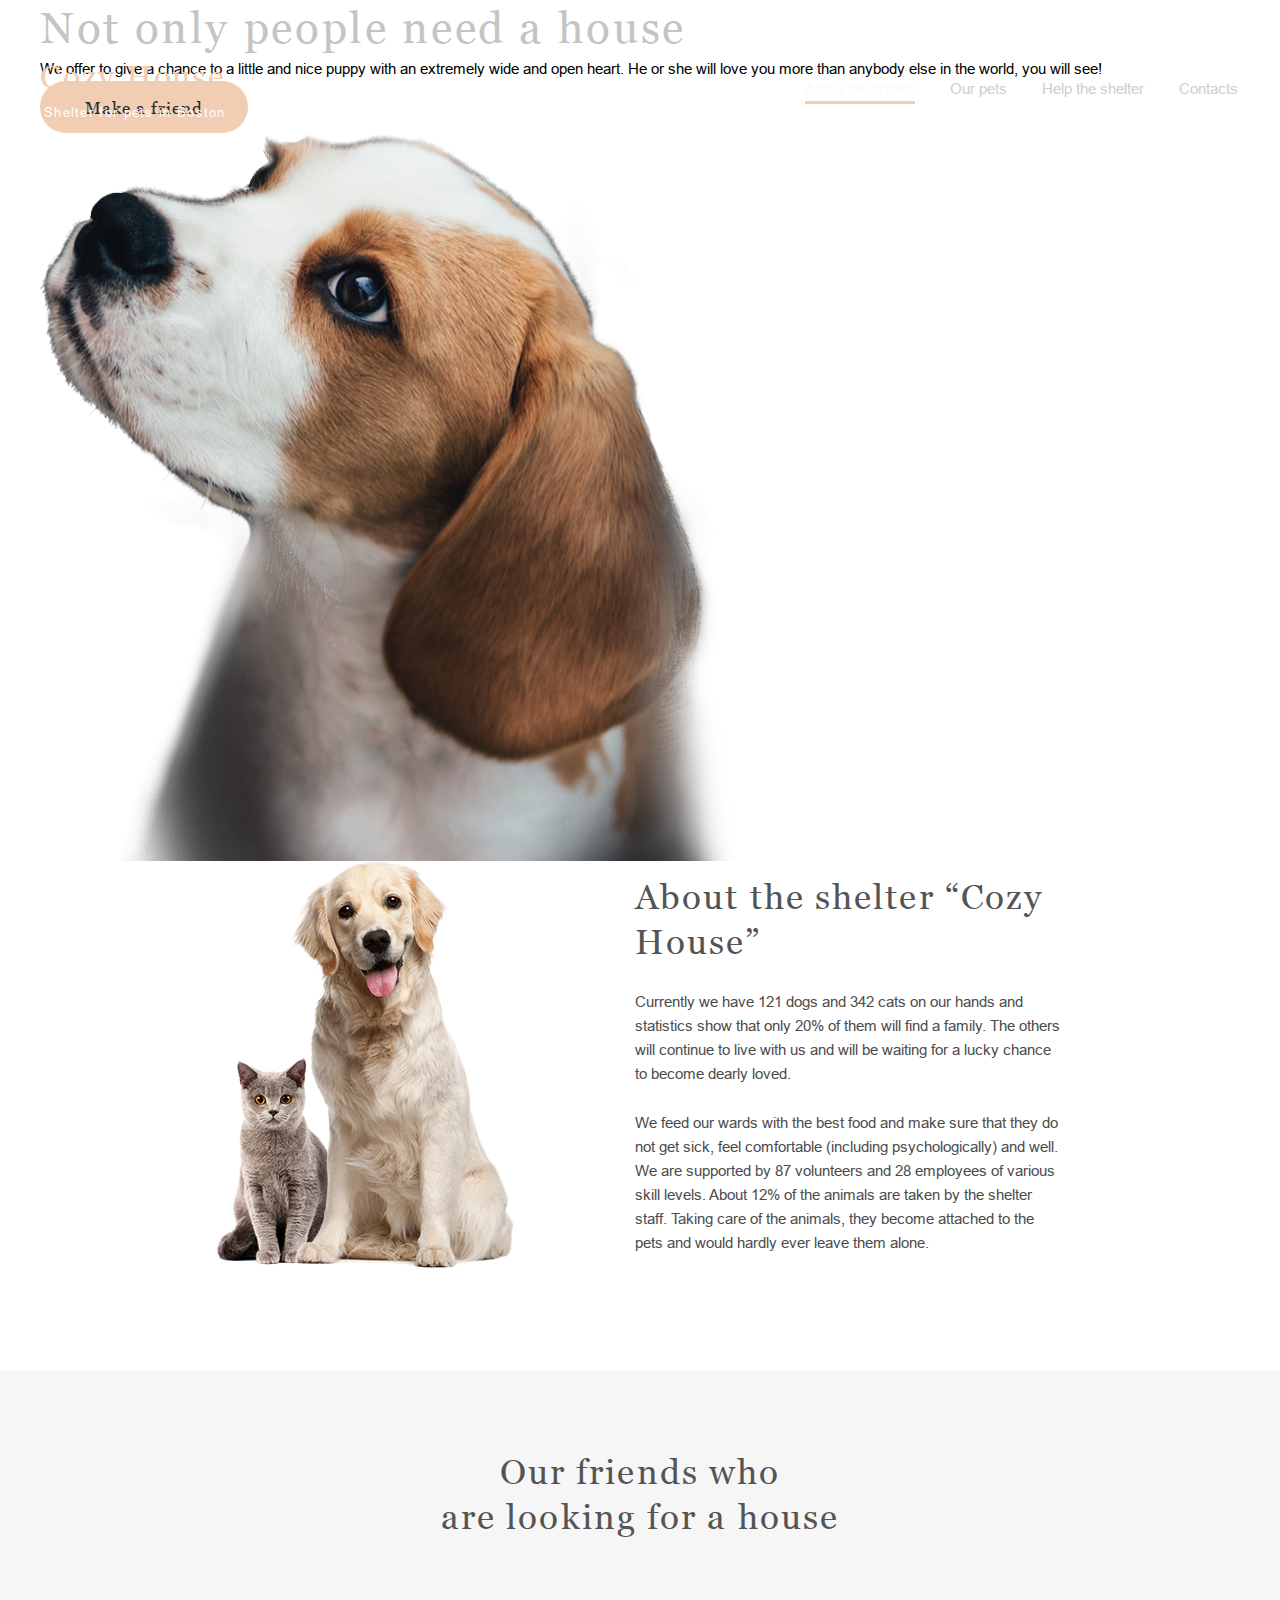
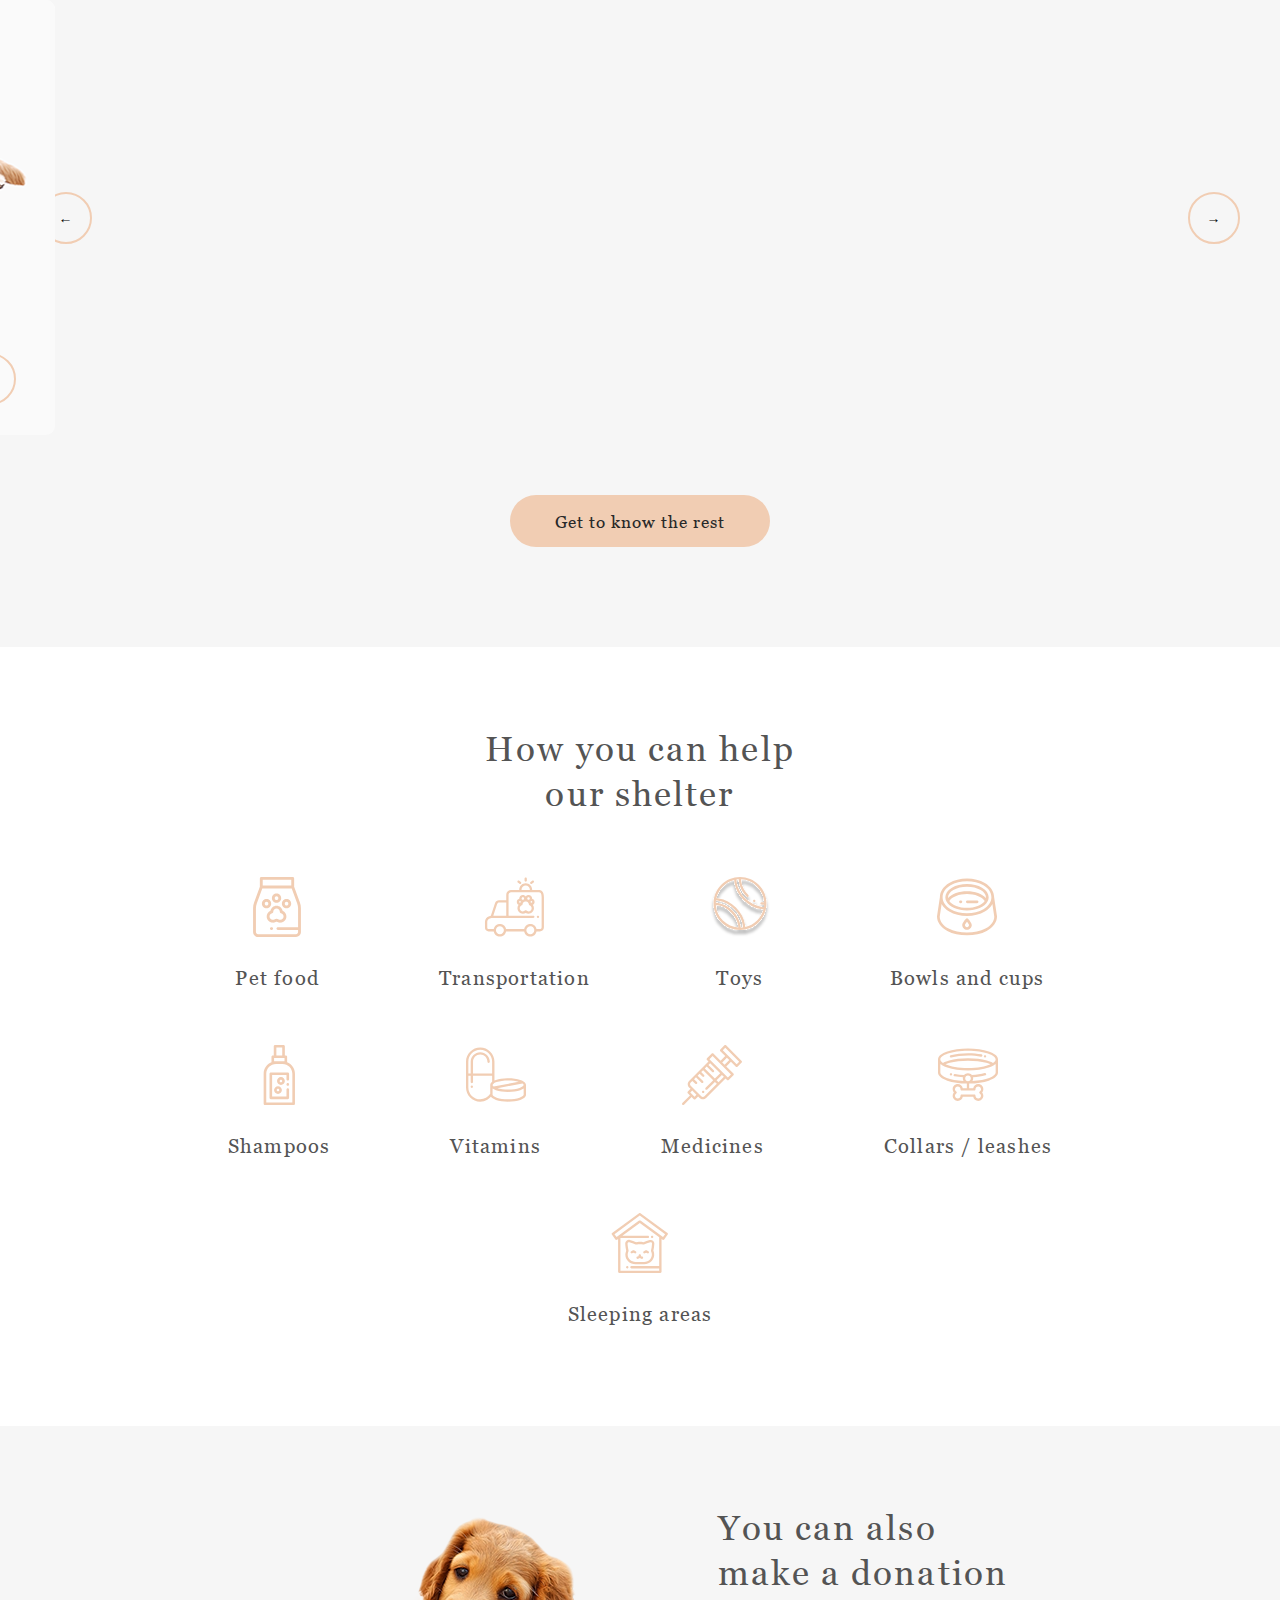
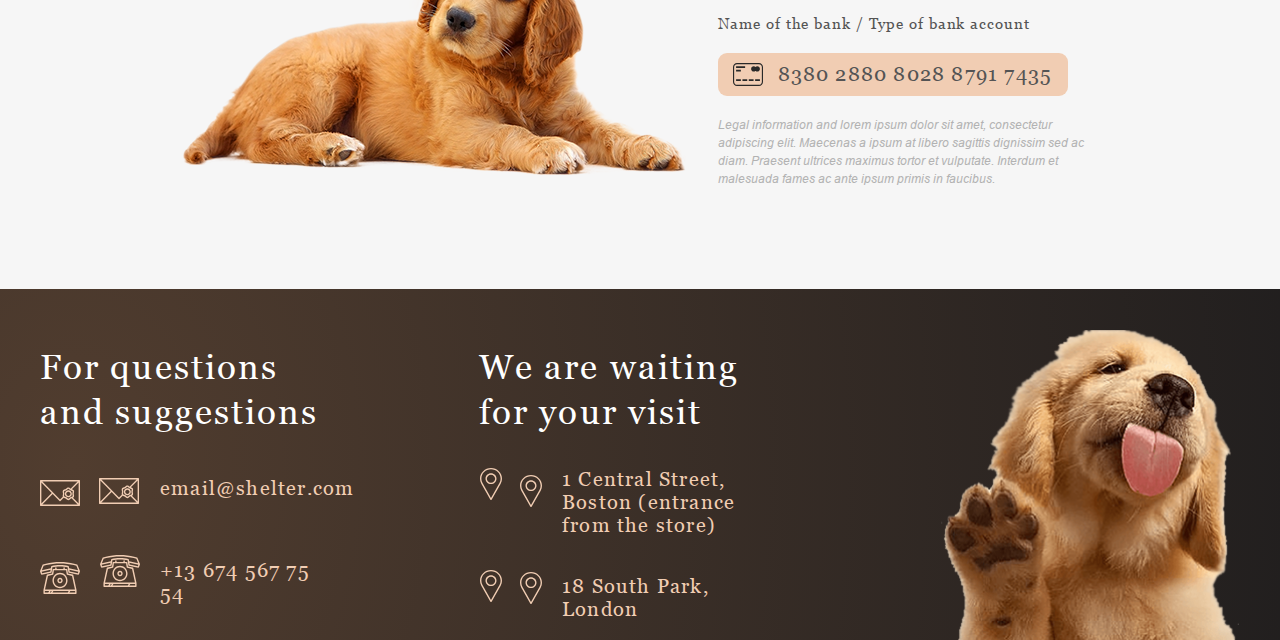
<file: index.html>
<!doctype html>
<html lang="en">
<head>
    <meta charset="UTF-8">
    <meta name="viewport"
          content="width=device-width, initial-scale=1.0">
    <title>Shelter</title>
    <link rel="shortcut icon" href="./assets/favicon.ico" type="image/x-icon">
    <link rel="stylesheet" href="SCSS/main.css">
</head>
<body>
<header class="header">
        <div class="logo">
            <h1 class="logo__title">Cozy House</h1>
            <p class="logo__subtitle">Shelter for pets in Boston</p>
        </div>
        <nav class="nav-menu">
            <ul class="nav-menu__list">
                <li class="nav-menu__item paragraph-l nav-menu__item_active">
                    <a href="#about"><p class="paragraph-l">About the shelter</p></a>
                </li>
                <li class="nav-menu__item paragraph-l">
                    <a href="#our-pets"><p class="paragraph-l">Our pets</p></a>
                </li>
                <li class="nav-menu__item paragraph-l">
                    <a href="#help-shelter"><p class="paragraph-l">Help the shelter</p></a>
                </li>
                <li class="nav-menu__item paragraph-l">
                    <a href="#contacts"><p class="paragraph-l">Contacts</p></a>
                </li>
            </ul>
        </nav>
</header>
<main>
    <section class="start-screen">
        <div class="wrapper start-screen__container layout-2-column">
            <div class="content">
                <h2 class="heading h3-mobile">Not only people need a house</h2>
                <p class="subheading paragraph-l">We offer to give a chance to a little and nice
                    puppy
                    with an extremely
                    wide and open heart. He or she will love you more than anybody else in the world, you will
                    see!</p>
                <button class="button">Make a friend</button>
            </div>
            <img src="assets/img/start-screen-puppy.png" alt="puppy" class="start-screen__puppy"></div>
    </section>
    <section class="about" id="about">
        <div class="wrapper container layout-2-column">
            <img src="./assets/img/about-pets.png" alt="pets" class="about__pets">
            <div class="content">
                <h3 class="heading h3-mobile">About the shelter “Cozy House”</h3>
                <p class="subheading paragraph-l">Currently we have 121 dogs and 342 cats on our hands and
                    statistics show that only 20% of them will find a family. The others will continue to live with
                    us and will be waiting for a lucky chance to become dearly loved.</p>
                <p class="subheading paragraph-l">We feed our wards with the best food and make sure that
                    they do not get sick, feel comfortable (including psychologically) and well. We are supported by
                    87 volunteers and 28 employees of various skill levels. About 12% of the animals are taken by
                    the shelter staff. Taking care of the animals, they become attached to the pets and would hardly
                    ever leave them alone.</p>
            </div>
        </div>
    </section>
    <section class="pets" id="our-pets">
        <div class="wrapper content">
            <h3 class="heading h3-mobile">Our friends who <br>are looking for a house</h3>
            <div class="slider">
                <button class="arrow-left switch">←</button>
                <div class="pets-cards">
                    <div class="pets-card">
                        <img src="./assets/img/pets-katrine.png" alt="Katrine" class="pets-card__photo">
                        <h4 class="pets-card__title">Katrine</h4>
                        <button class="button button_transparent">Learn more</button>
                    </div>
                    <div class="pets-card">
                        <img src="./assets/img/pets-jennifer.png" alt="Jennifer" class="pets-card__photo">
                        <h4 class="pets-card__title">Jennifer</h4>
                        <button class="button button_transparent">Learn more</button>
                    </div>
                    <div class="pets-card">
                        <img src="./assets/img/pets-woody.png" alt="Woody" class="pets-card__photo">
                        <h4 class="pets-card__title">Woody</h4>
                        <button class="button button_transparent">Learn more</button>
                    </div>
                </div>
                <button class="arrow-right switch">→</button>
            </div>
            <button class="button">Get to know the rest</button>
        </div>
    </section>
    <section class="help">
        <div class="wrapper content" id="help-shelter">
            <h3 class="heading h3-mobile">How you can help
                our shelter</h3>
            <ul class="help__list">
                <li class="help__item">
                    <img src="./assets/svg/pet-food.svg" alt="Pet foo" class="help__item-icon">
                    <h4 class="help__item-title">Pet food</h4>
                </li>
                <li class="help__item">
                    <img src="./assets/svg/transportation.svg" alt="Transportation" class="help__item-icon">
                    <h4 class="help__item-title">Transportation</h4>
                </li>
                <li class="help__item">
                    <img src="./assets/svg/toys.svg" alt="Toys" class="help__item-icon">
                    <h4 class="help__item-title">Toys</h4>
                </li>
                <li class="help__item">
                    <img src="./assets/svg/bowls-and-cups.svg" alt="Bowls and cups" class="help__item-icon">
                    <h4 class="help__item-title">Bowls and cups</h4>
                </li>
                <li class="help__item">
                    <img src="./assets/svg/shampoos.svg" alt="Shampoos" class="help__item-icon">
                    <h4 class="help__item-title">Shampoos</h4>
                </li>
                <li class="help__item">
                    <img src="./assets/svg/vitamins.svg" alt="Vitamins" class="help__item-icon">
                    <h4 class="help__item-title">Vitamins</h4>
                </li>
                <li class="help__item">
                    <img src="./assets/svg/medicines.svg" alt="Medicines" class="help__item-icon">
                    <h4 class="help__item-title">Medicines</h4>
                </li>
                <li class="help__item">
                    <img src="./assets/svg/collars-or-leashes.svg" alt="Collars / leashes"
                         class="help__item-icon">
                    <h4 class="help__item-title">Collars / leashes</h4>
                </li>
                <li class="help__item">
                    <img src="./assets/svg/sleeping-area.svg" alt="Sleeping areas" class="help__item-icon">
                    <h4 class="help__item-title">Sleeping areas</h4>
                </li>
            </ul>
        </div>
    </section>
    <section class="donation">
        <div class="wrapper container layout-2-column">
            <img src="./assets/img/donation-dog.png" alt="dog" class="donation__puppy">
            <div class="content">
                <h3 class="heading h3-mobile">You can also make a donation</h3>
                <h5 class="subheading">Name of the bank / Type of bank account</h5>
                <div class="credit-card">
                    <img src="./assets/svg/credit-card.svg" alt="credit-card" class="credit-card__svg">
                    <h4 class="credit-card__number">8380 2880 8028 8791 7435</h4>
                </div>
                <p class="description paragraph-s">Legal information and lorem ipsum dolor sit amet,
                    consectetur adipiscing elit. Maecenas a ipsum at libero sagittis dignissim sed ac diam. Praesent
                    ultrices maximus tortor et vulputate. Interdum et malesuada fames ac ante ipsum primis in
                    faucibus.</p>
            </div>
        </div>
    </section>
</main>
<footer class="footer">
    <div class="wrapper container">
        <div class="contacts" id="contacts">
            <h3 class="title h3-mobile">For questions and suggestions</h3>
            <div class="mail">
                <img src="./assets/svg/icon-email.svg" alt="mail icon" class="mail__icon">
                <a href="mailto:email@shelter.com" class="mail__address">
                    <h4 class="mail__address-text">email@shelter.com</h4>
                </a>
            </div>
            <div class="phone">
                <img src="./assets/svg/icon-phone.svg" alt="phone icon" class="phone__icon">
                <a href="tel:+136745677554" class="phone__number">
                    <h4 class="phone__number-text">+13 674 567 75 54</h4>
                </a>
            </div>
        </div>
        <div class="locations">
            <h3 class="title h3-mobile">We are waiting for your visit</h3>
            <div class="boston">
                <img src="./assets/svg/icon-marker.svg" alt="locations icon" class="locations__icon icon">
                <h4 class="address">1 Central Street, Boston (entrance from the store)</h4>
            </div>
            <div class="london">
                <img src="./assets/svg/icon-marker.svg" alt="locations icon" class="locations__icon icon">
                <h4 class="address">18 South Park, London</h4>
            </div>
        </div>
        <img class="footer__puppy" src="./assets/img/footer-puppy.png" alt="puppy">
    </div>
</footer>
</body>
</html>
</file>
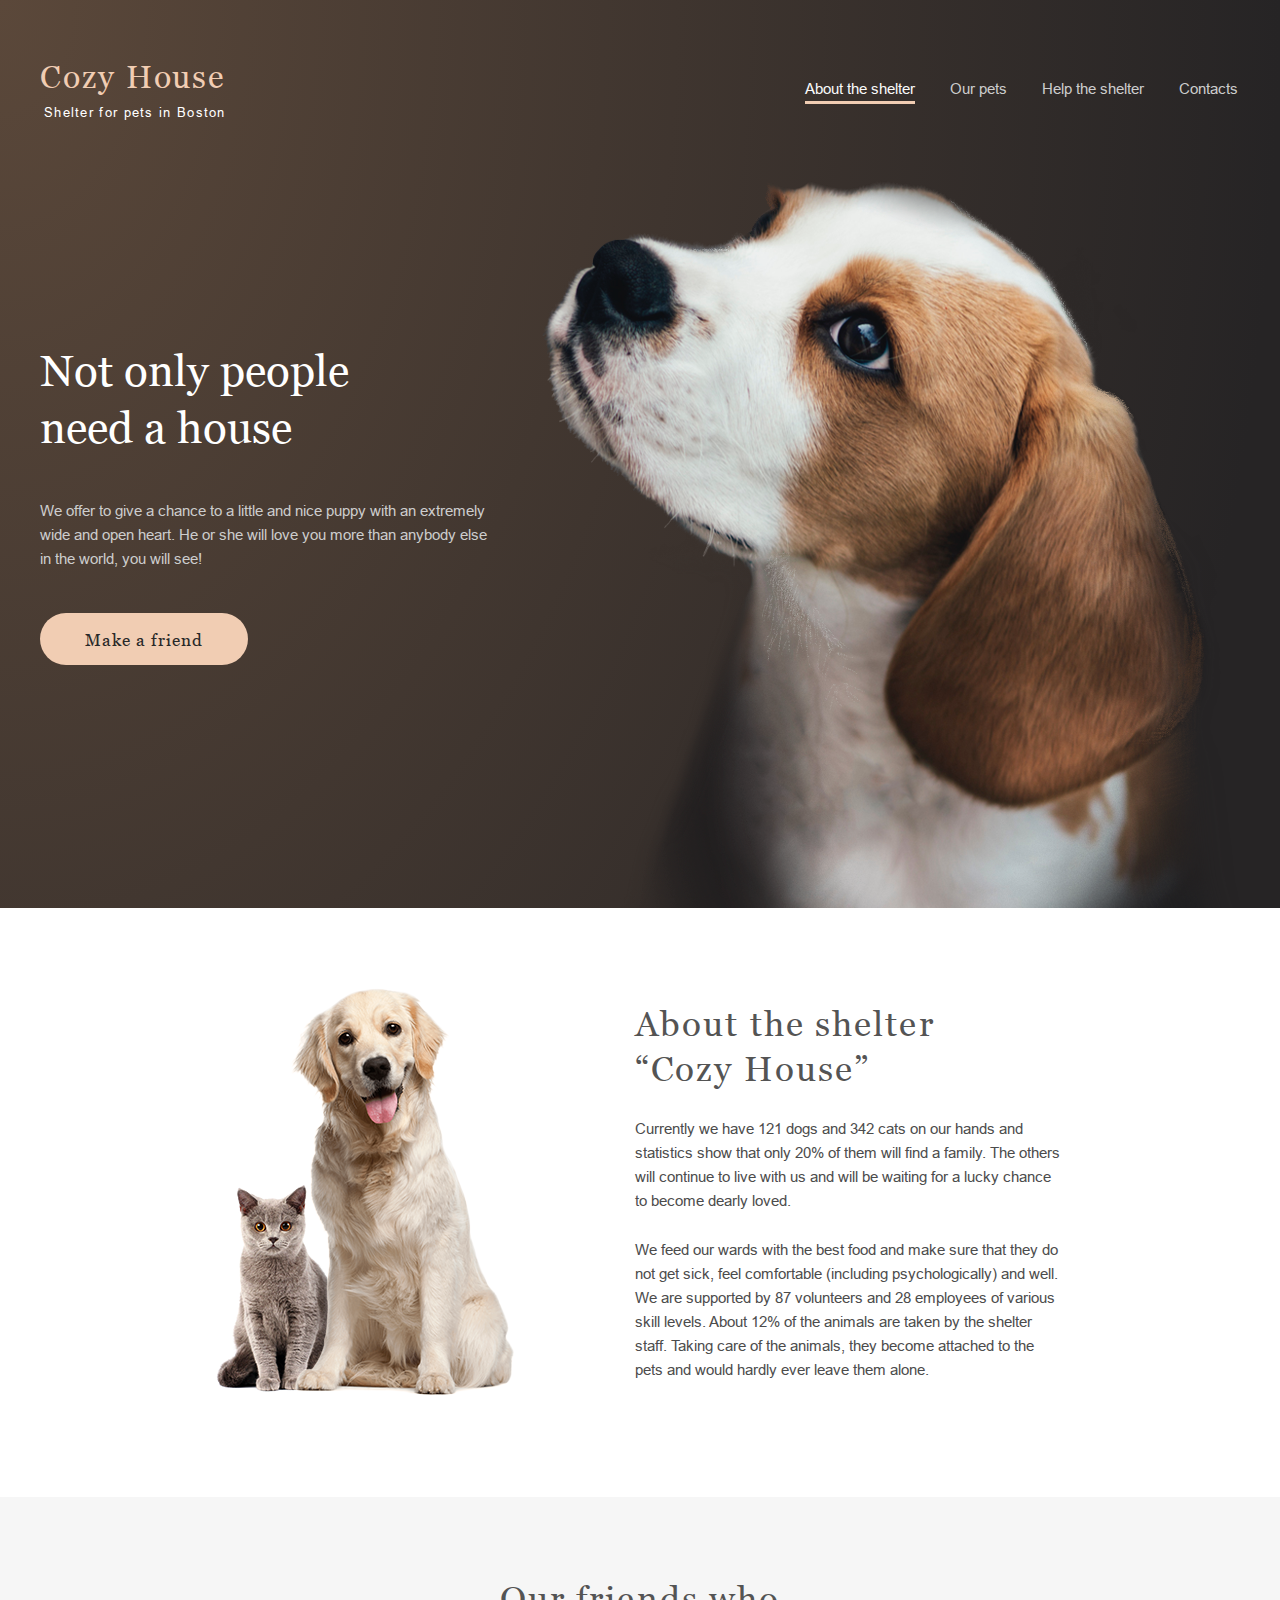
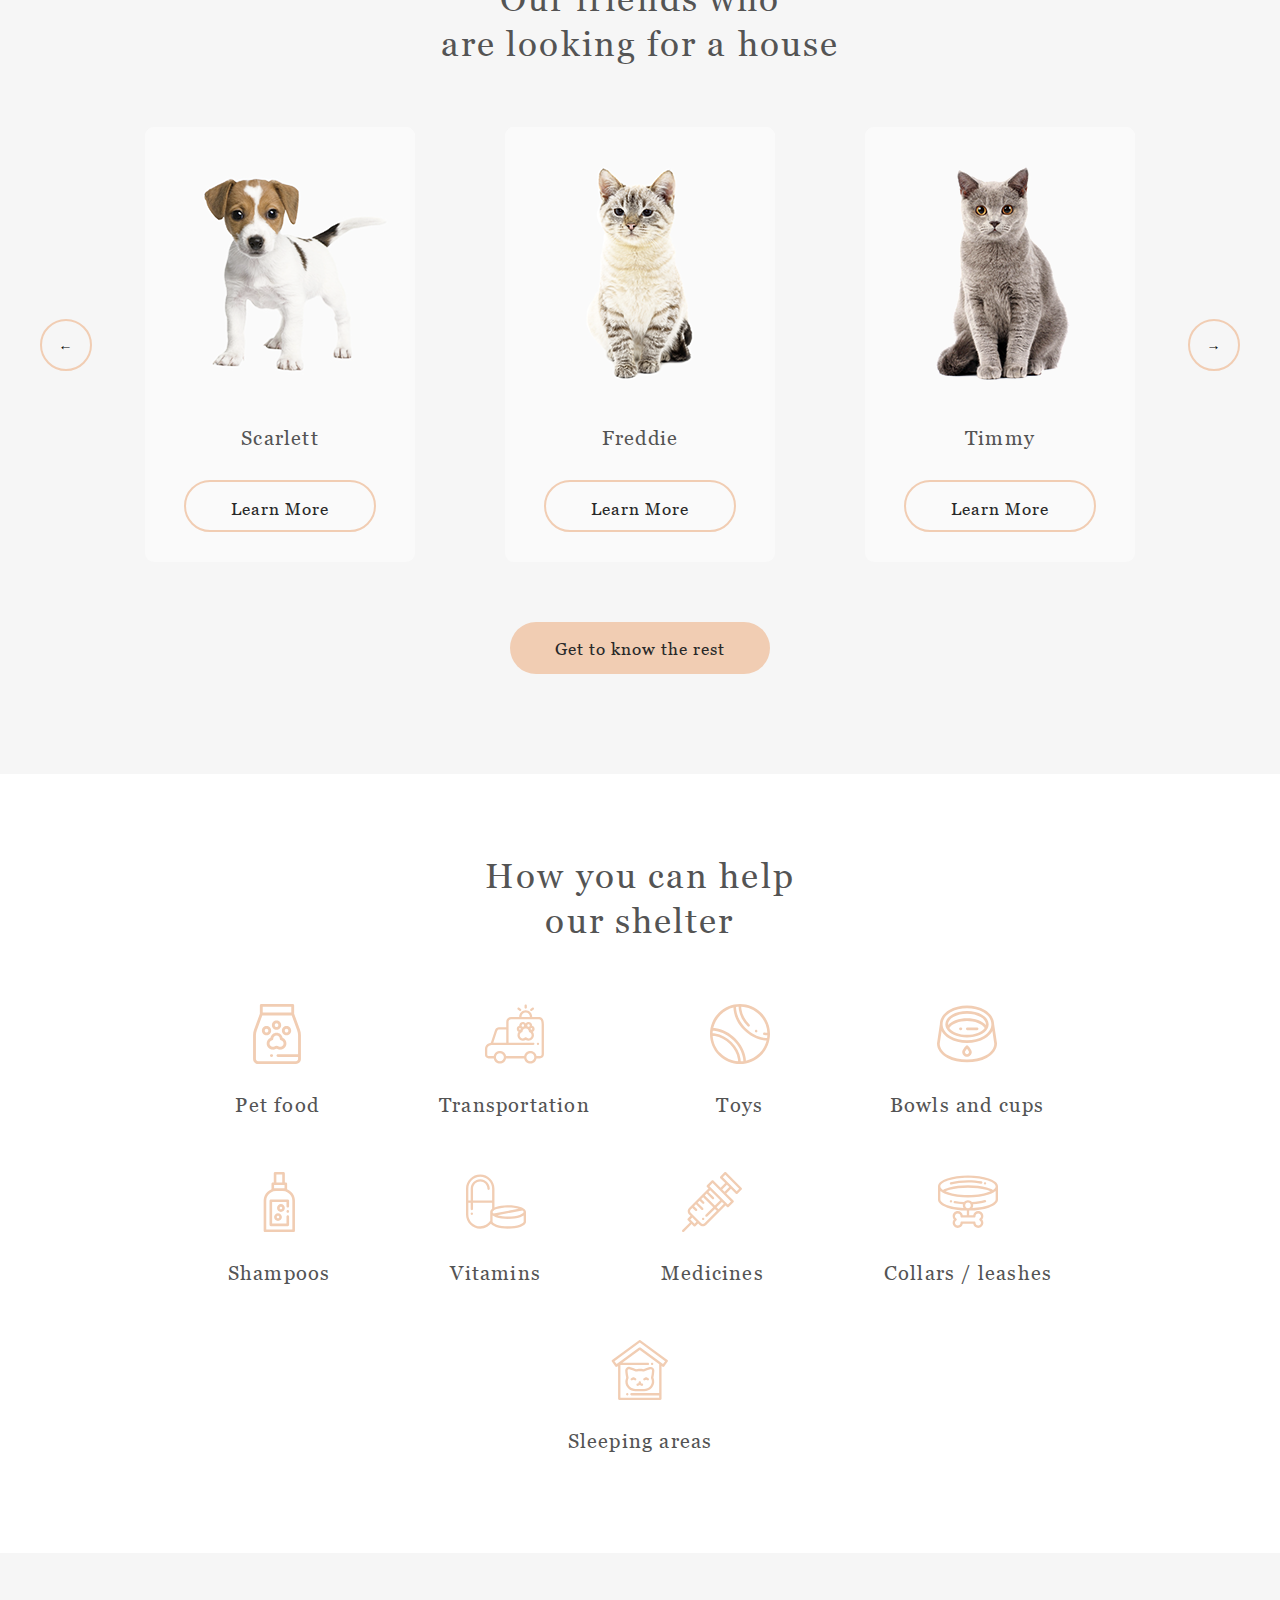
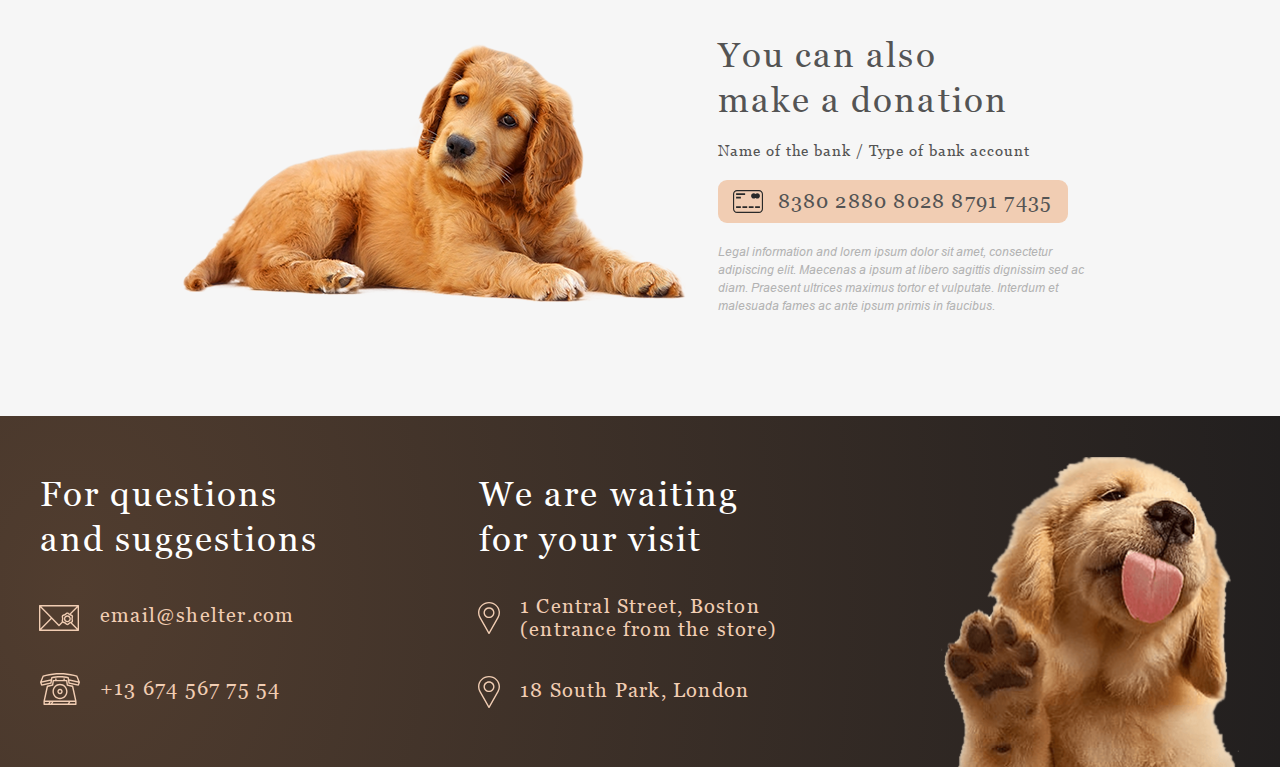
<file: pages/main/index.html>
<!doctype html>
<html lang="en">
<head>
    <meta charset="UTF-8">
    <meta name="viewport" content="width=device-width, initial-scale=1.0">
    <title>Shelter</title>
    <link rel="shortcut icon" href="../../assets/favicon.ico" type="image/x-icon">
    <link rel="stylesheet" href="../../SCSS/main.css">
</head>
<body>
<div class="page">
    <header class="header">
        <div class="logo">
            <a href="#">
                <h1 class="logo__title">Cozy House</h1>
                <p class="logo__subtitle">Shelter for pets in Boston</p>
            </a>
        </div>
        <div class="burger">
            <span></span>
        </div>
        <nav class="nav-menu">
            <div class="logo">
                <a href="#">
                    <h1 class="logo__title">Cozy House</h1>
                    <p class="logo__subtitle">Shelter for pets in Boston</p>
                </a>
            </div>
            <div class="nav-menu__container">
                <ul class="nav-menu__list">
                    <li class="nav-menu__item paragraph-l nav-menu__item_active">
                        <a href="#"><p class="paragraph-l paragraph-mobile-menu">About the shelter</p></a>
                    </li>
                    <li class="nav-menu__item paragraph-l">
                        <a href="../pets/index.html"><p class="paragraph-l paragraph-mobile-menu">Our pets</p></a>
                    </li>
                    <li class="nav-menu__item paragraph-l">
                        <a href="#help-shelter"><p class="paragraph-l paragraph-mobile-menu">Help the shelter</p></a>
                    </li>
                    <li class="nav-menu__item paragraph-l">
                        <a href="#contacts"><p class="paragraph-l paragraph-mobile-menu">Contacts</p></a>
                    </li>
                </ul>
            </div>
        </nav>
    </header>
    <main class="main">
        <section class="not-only start-screen">
            <div class="wrapper not-only__container layout-2-column">
                <div class="content">
                    <h2 class="heading h3-mobile">Not only people<br>need a house</h2>
                    <p class="subheading paragraph-l">We offer to give a chance to a little and nice
                        puppy
                        with an extremely
                        wide and open heart. He or she will love you more than anybody else in the world, you will
                        see!</p>
                    <button onclick="window.location.href='../pets/index.html'" class="button">Make a friend</button>
                </div>
                <img src="../../assets/images/start-screen-puppy.png" alt="puppy" class="not-only__puppy"></div>
        </section>
        <section class="about" id="about">
            <div class="wrapper container layout-2-column">
                <img src="../../assets/images/about-pets.png" alt="pets" class="about__pets">
                <div class="content">
                    <h3 class="heading h3-mobile">About the shelter<br>“Cozy House”</h3>
                    <p class="subheading paragraph-l">Currently we have 121 dogs and 342 cats on our hands and
                        statistics show that only 20% of them will find a family. The others will continue to live with
                        us and will be waiting for a lucky chance to become dearly loved.</p>
                    <p class="subheading paragraph-l">We feed our wards with the best food and make sure that
                        they do not get sick, feel comfortable (including psychologically) and well. We are supported by
                        87 volunteers and 28 employees of various skill levels. About 12% of the animals are taken by
                        the shelter staff. Taking care of the animals, they become attached to the pets and would hardly
                        ever leave them alone.</p>
                </div>
            </div>
        </section>
        <section class="pets" id="our-pets">
            <div class="wrapper content">
                <h3 class="heading h3-mobile">Our friends who <br>are looking for a house</h3>
                <div class="slider">
                    <button class="arrow-left switch">←</button>
                    <div class="pets-container">
                        <div class="pets-cards carousel" id="carousel">
                            <div class="item" id="item-left">
                            </div>
                            <div class="item" id="item-active">
                            </div>
                            <div class="item" id="item-right">
                            </div>
                        </div>
                    </div>
                    <button class="arrow-right switch">→</button>
                </div>
                <button onclick="window.location.href='../pets/index.html'" class="button">Get to know the rest</button>
            </div>
        </section>
        <section class="help">
            <div class="wrapper content" id="help-shelter">
                <h3 class="heading h3-mobile">How you can help
                    our shelter</h3>
                <ul class="help__list">
                    <li class="help__item">
                        <img src="../../assets/icons/pet-food.svg" alt="Pet foo" class="help__item-icon">
                        <h4 class="help__item-title">Pet food</h4>
                    </li>
                    <li class="help__item">
                        <img src="../../assets/icons/transportation.svg" alt="Transportation" class="help__item-icon">
                        <h4 class="help__item-title">Transportation</h4>
                    </li>
                    <li class="help__item">
                        <img src="../../assets/icons/toys.svg" alt="Toys" class="help__item-icon">
                        <h4 class="help__item-title">Toys</h4>
                    </li>
                    <li class="help__item">
                        <img src="../../assets/icons/bowls-and-cups.svg" alt="Bowls and cups" class="help__item-icon">
                        <h4 class="help__item-title">Bowls and cups</h4>
                    </li>
                    <li class="help__item">
                        <img src="../../assets/icons/shampoos.svg" alt="Shampoos" class="help__item-icon">
                        <h4 class="help__item-title">Shampoos</h4>
                    </li>
                    <li class="help__item">
                        <img src="../../assets/icons/vitamins.svg" alt="Vitamins" class="help__item-icon">
                        <h4 class="help__item-title">Vitamins</h4>
                    </li>
                    <li class="help__item">
                        <img src="../../assets/icons/medicines.svg" alt="Medicines" class="help__item-icon">
                        <h4 class="help__item-title">Medicines</h4>
                    </li>
                    <li class="help__item">
                        <img src="../../assets/icons/collars-or-leashes.svg" alt="Collars / leashes"
                             class="help__item-icon">
                        <h4 class="help__item-title">Collars / leashes</h4>
                    </li>
                    <li class="help__item">
                        <img src="../../assets/icons/sleeping-area.svg" alt="Sleeping areas" class="help__item-icon">
                        <h4 class="help__item-title">Sleeping areas</h4>
                    </li>
                </ul>
            </div>
        </section>
        <section class="donation">
            <div class="wrapper container layout-2-column">
                <img src="../../assets/images/donation-dog.png" alt="dog" class="donation__puppy">
                <div class="content">
                    <h3 class="heading h3-mobile">You can also make a donation</h3>
                    <h5 class="subheading">Name of the bank / Type of bank account</h5>
                    <a href="#">
                        <div class="credit-card">
                            <img src="../../assets/icons/credit-card.svg" alt="credit-card" class="credit-card__svg">
                            <h4 class="credit-card__number">8380 2880 8028 8791 7435</h4>
                        </div>
                    </a>
                    <p class="description paragraph-s">Legal information and lorem ipsum dolor sit amet,
                        consectetur adipiscing elit. Maecenas a ipsum at libero sagittis dignissim sed ac diam. Praesent
                        ultrices maximus tortor et vulputate. Interdum et malesuada fames ac ante ipsum primis in
                        faucibus.</p>
                </div>
            </div>
        </section>
    </main>
    <footer class="footer">
        <div class="wrapper container">
            <div class="contacts" id="contacts">
                <h3 class="title h3-mobile">For questions and suggestions</h3>
                <a href="mailto:email@shelter.com" class="mail__address">
                    <div class="mail">
                        <h4 class="mail__address-text">email@shelter.com</h4>
                    </div>
                </a>
                <a href="tel:+136745677554" class="phone__number">
                    <div class="phone">
                        <h4 class="phone__number-text">+13 674 567 75 54</h4>
                    </div>
                </a>
            </div>
            <div class="locations">
                <h3 class="title h3-mobile">We are waiting for your visit</h3>
                <a href="https://www.google.by/maps/place/1+Central+St,+Boston,+MA+02109,+USA/@42.3585519,-71.056915,17z/data=!3m1!4b1!4m5!3m4!1s0x89e370868bc2ce7b:0x82fa7db94f5fea9e!8m2!3d42.3585519!4d-71.0547263"
                   target="_blank">
                    <div class="boston">
                        <h4 class="address">1 Central Street, Boston (entrance from the store)</h4>
                    </div>
                </a>
                <a href="https://www.google.by/maps/place/South+Park+Court,+18+S+Park+Rd,+London+SW19+8TD,+UK/@51.4202192,-0.2023407,17z/data=!3m1!4b1!4m5!3m4!1s0x487608baa7401b31:0x873a95ca58e122b2!8m2!3d51.4202192!4d-0.200152"
                   target="_blank">
                    <div class="london">
                        <h4 class="address">18 South Park, London</h4>
                    </div>
                </a>
            </div>
            <img class="footer__puppy" src="../../assets/images/footer-puppy.png" alt="puppy">
        </div>
    </footer>
    <div class="shadow hidden"></div>
</div>
<script type="module" src="script.js"></script>
</body>
</html>
</file>
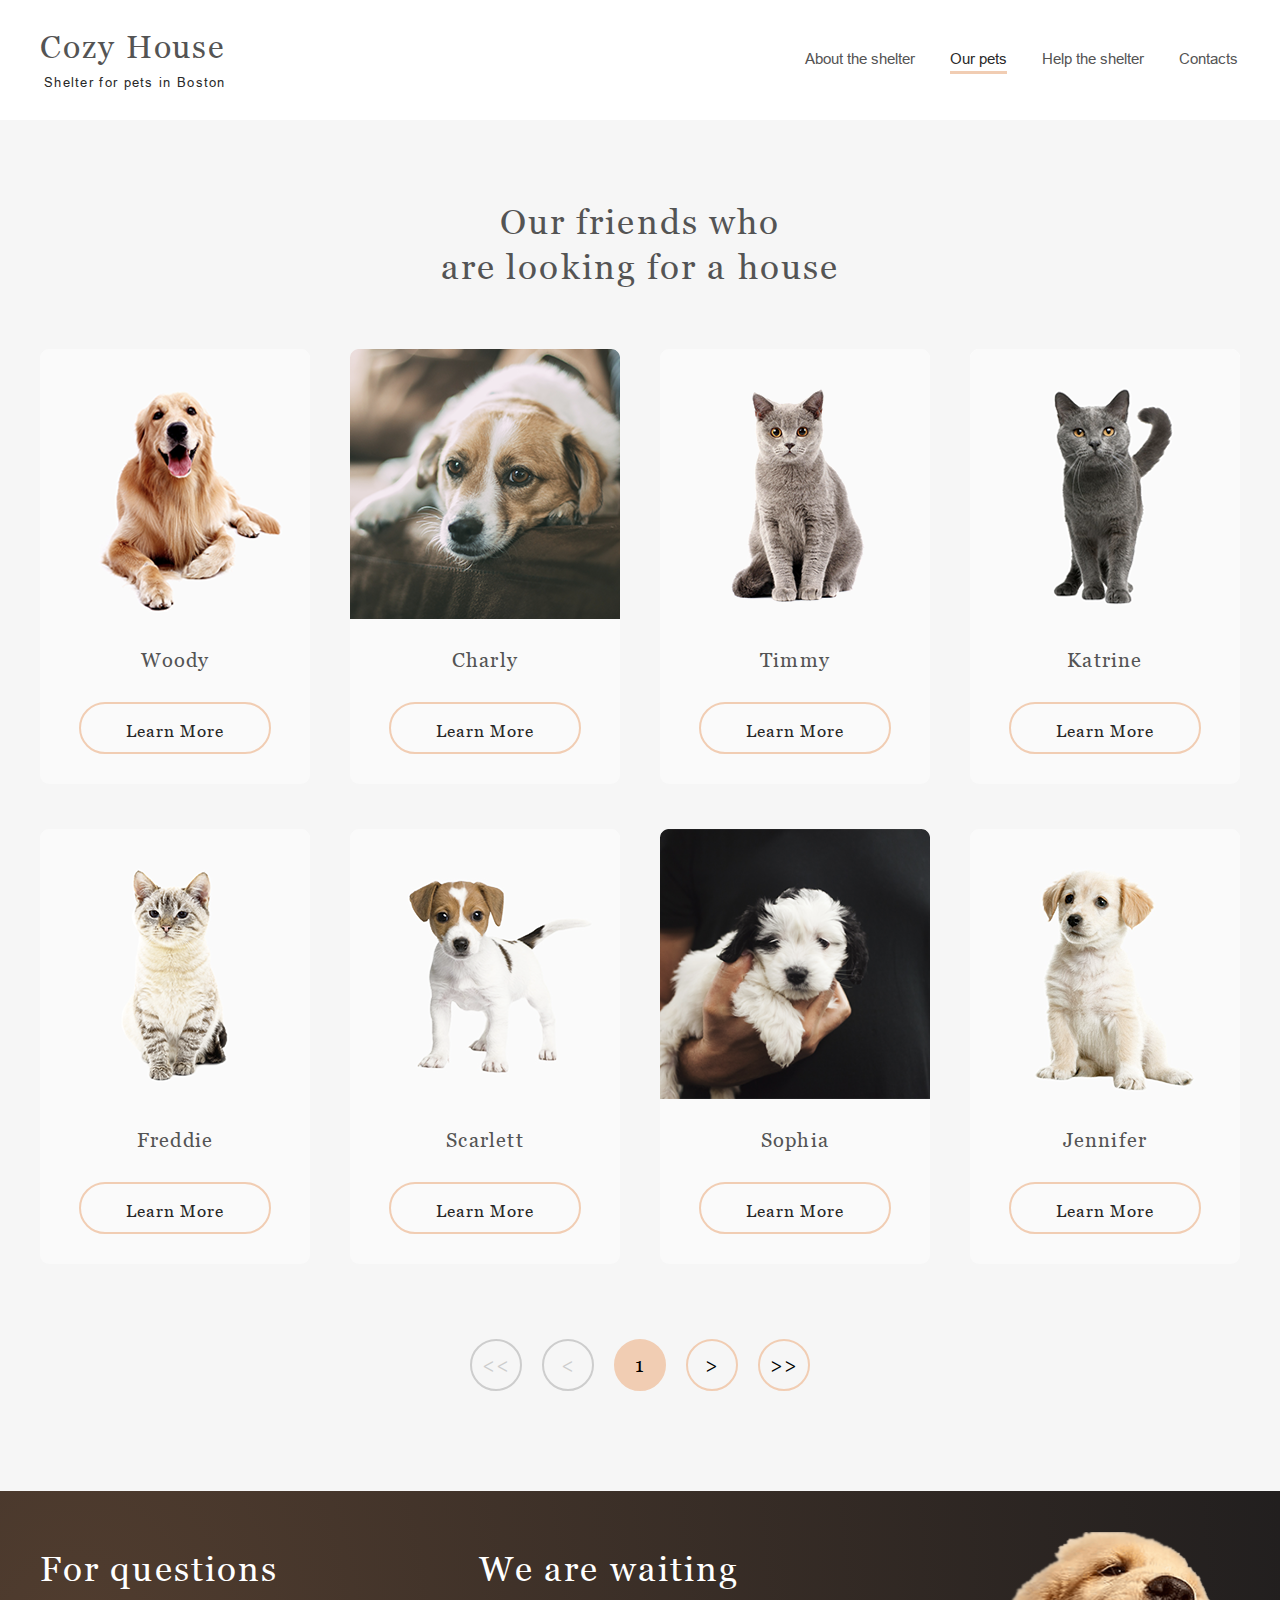
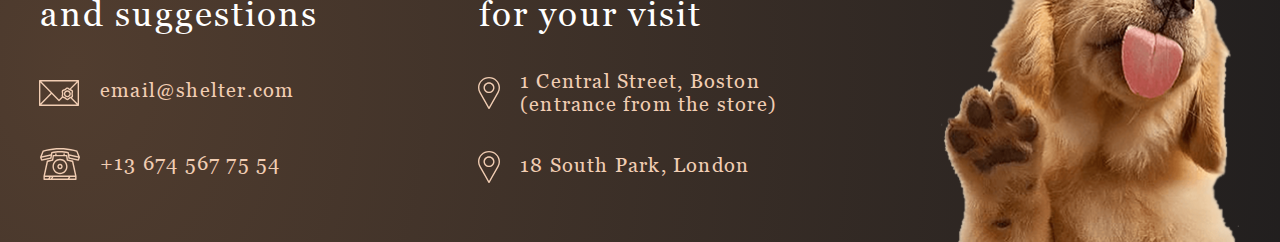
<file: pages/pets/index.html>
<!DOCTYPE html>
<html lang="en">
<head>
    <meta charset="UTF-8">
    <meta name="viewport" content="width=device-width, initial-scale=1.0">
    <title>Our Pets</title>
    <link rel="shortcut icon" href="../../assets/favicon.ico" type="image/x-icon">
    <link rel="stylesheet" href="../../SCSS/main.css">
</head>
<body class="our-pets">
<header class="header our-pets">
    <div class="logo">
        <a href="../main/index.html">
            <h1 class="logo__title">Cozy House</h1>
            <p class="logo__subtitle">Shelter for pets in Boston</p>
        </a>
    </div>
    <nav class="nav-menu ">
        <div class="logo">
            <a href="../main/index.html">
                <h1 class="logo__title">Cozy House</h1>
                <p class="logo__subtitle">Shelter for pets in Boston</p>
            </a>
        </div>
        <ul class="nav-menu__list">
            <li class="nav-menu__item paragraph-l">
                <a href="../main/index.html"><p class="paragraph-l paragraph-mobile-menu">About the shelter</p></a>
            </li>
            <li class="nav-menu__item paragraph-l nav-menu__item_active">
                <a href="../pets/index.html"><p class="paragraph-l paragraph-mobile-menu">Our pets</p></a>
            </li>
            <li class="nav-menu__item paragraph-l">
                <a href="../main/index.html#help-shelter"><p class="paragraph-l paragraph-mobile-menu">Help the
                    shelter</p></a>
            </li>
            <li class="nav-menu__item paragraph-l">
                <a href="#contacts"><p class="paragraph-l paragraph-mobile-menu">Contacts</p></a>
            </li>
        </ul>
    </nav>
</header>
<div class="burger">
    <span></span>
</div>
<nav class="nav-menu-tablet nav-menu">
    <div class="logo">
        <a href="../main/index.html">
            <h1 class="logo__title">Cozy House</h1>
            <p class="logo__subtitle">Shelter for pets in Boston</p>
        </a>
    </div>
    <div class="nav-menu__container">
        <ul class="nav-menu__list">
            <li class="nav-menu__item paragraph-l">
                <a href="../main/index.html"><p class="paragraph-l paragraph-mobile-menu">About the shelter</p></a>
            </li>
            <li class="nav-menu__item paragraph-l nav-menu__item_active">
                <a href="#"><p class="paragraph-l paragraph-mobile-menu">Our pets</p></a>
            </li>
            <li class="nav-menu__item paragraph-l">
                <a href="../main/index.html#help-shelter"><p class="paragraph-l paragraph-mobile-menu">Help the
                    shelter</p></a>
            </li>
            <li class="nav-menu__item paragraph-l">
                <a href="#contacts"><p class="paragraph-l paragraph-mobile-menu">Contacts</p></a>
            </li>
        </ul>
    </div>
</nav>
<main class="main our-pets">
    <div class="wrapper content">
        <h3 class="heading h3-mobile">Our friends who<br> are looking for a house</h3>
        <div class="slider">
            <div class="pets-container carousel" id="carousel">
            </div>
            <div class="slider-navigation">
                <button class="switch switch-slider start-slide switch_inactive" id="start-slide"><<</button>
                <button class="switch switch-slider pre-slide switch_inactive" id="pre-slide"><</button>
                <button class="switch switch-slider current-page switch_active" id="current-page">1</button>
                <button class="switch switch-slider next-slide" id="next-slide">></button>
                <button class="switch switch-slider last-slide" id="last-slide">>></button>
            </div>
        </div>
    </div>
</main>
<footer class="footer">
    <div class="wrapper container">
        <div class="contacts" id="contacts">
            <h3 class="title h3-mobile">For questions and suggestions</h3>
            <a href="mailto:email@shelter.com" class="mail__address">
                <div class="mail">
                    <h4 class="mail__address-text">email@shelter.com</h4>
                </div>
            </a>
            <a href="tel:+136745677554" class="phone__number">
                <div class="phone">
                    <h4 class="phone__number-text">+13 674 567 75 54</h4>
                </div>
            </a>
        </div>
        <div class="locations">
            <h3 class="title h3-mobile">We are waiting for your visit</h3>
            <a href="https://www.google.by/maps/place/1+Central+St,+Boston,+MA+02109,+USA/@42.3585519,-71.056915,17z/data=!3m1!4b1!4m5!3m4!1s0x89e370868bc2ce7b:0x82fa7db94f5fea9e!8m2!3d42.3585519!4d-71.0547263"
               target="_blank">
                <div class="boston">
                    <h4 class="address">1 Central Street, Boston (entrance from the store)</h4>
                </div>
            </a>
            <a href="https://www.google.by/maps/place/South+Park+Court,+18+S+Park+Rd,+London+SW19+8TD,+UK/@51.4202192,-0.2023407,17z/data=!3m1!4b1!4m5!3m4!1s0x487608baa7401b31:0x873a95ca58e122b2!8m2!3d51.4202192!4d-0.200152"
               target="_blank">
                <div class="london">
                    <h4 class="address">18 South Park, London</h4>
                </div>
            </a>
        </div>
        <img class="footer__puppy" src="../../assets/images/footer-puppy.png" alt="puppy">
    </div>
</footer>
<div class="shadow hidden"></div>
<script type="module" src="script.js"></script>
</body>
</html>
</file>
<file: SCSS/main.css>
.nav-menu-tablet .nav-menu__item_active, .nav-menu-tablet .nav-menu__item:hover, .header.our-pets .nav-menu__item:hover, .donation .credit-card:hover, .modal-window .btn-close-window, .pets-cards .pets-card:hover .button, .header .nav-menu__item_active, .header .nav-menu__item:hover, .switch:hover, .button:hover {
  transition: all 0.3s ease-in-out;
}

* {
  padding: 0;
  margin: 0;
  border: 0;
}

*, *:before, *:after {
  -moz-box-sizing: border-box;
  -webkit-box-sizing: border-box;
  box-sizing: border-box;
}

:focus, :active {
  outline: none;
}

a:focus, a:active {
  outline: none;
}

nav, footer, header, aside {
  display: block;
}

html, body {
  height: 100%;
  width: 100%;
  line-height: 1;
  font-size: 10px;
  -ms-text-size-adjust: 100%;
  -moz-text-size-adjust: 100%;
  -webkit-text-size-adjust: 100%;
}

input, button, textarea {
  font-family: inherit;
}

input::-ms-clear {
  display: none;
}

button {
  cursor: pointer;
}

button::-moz-focus-inner {
  padding: 0;
  border: 0;
}

a, a:visited {
  text-decoration: none;
}

a:hover {
  text-decoration: none;
}

ul li {
  list-style: none;
}

img {
  vertical-align: top;
}

h1, h2, h3, h4, .switch.switch-slider, h5, h6 {
  font-size: inherit;
  font-weight: inherit;
}

@font-face {
  font-family: "Georgia Regular";
  src: url("../assets/fonts/Georgia.eot");
  src: url("../assets/fonts/Georgia.eot?#iefix") format("embedded-opentype"), url("../assets/fonts/Georgia.woff") format("woff"), url("../assets/fonts/Georgia.ttf") format("truetype");
  font-weight: normal;
  font-style: normal;
}
@font-face {
  font-family: "Arial";
  src: url("../assets/fonts/Arial-ItalicMT.eot");
  src: local("Arial Italic"), local("Arial-ItalicMT"), url("../assets/fonts/Arial-ItalicMT.eot?#iefix") format("embedded-opentype"), url("../assets/fonts/Arial-ItalicMT.woff") format("woff"), url("../assets/fonts/Arial-ItalicMT.ttf") format("truetype");
  font-weight: normal;
  font-style: italic;
}
@font-face {
  font-family: "Arial";
  src: url("../assets/fonts/ArialMT.eot");
  src: local("Arial"), local("ArialMT"), url("../assets/fonts/ArialMT.eot?#iefix") format("embedded-opentype"), url("../assets/fonts/ArialMT.woff") format("woff"), url("../assets/fonts/ArialMT.ttf") format("truetype");
  font-weight: normal;
  font-style: normal;
}
h2 {
  color: #C4C4C4;
  font-size: 4.4rem;
  font-style: normal;
  font-weight: normal;
  line-height: 130%;
}

h3 {
  color: #545454;
  font-size: 3.5rem;
  font-style: normal;
  font-weight: normal;
  line-height: 45px;
}

@media screen and (max-width: 767.5px) {
  .h3-mobile {
    font-size: 2.5rem;
    font-style: normal;
    font-weight: normal;
    line-height: 130%;
    text-align: center;
  }
}

h4, .switch.switch-slider {
  font-size: 2rem;
  font-style: normal;
  font-weight: normal;
  line-height: 115%;
}

h5 {
  font-size: 1.5rem;
  font-style: normal;
  font-weight: normal;
  line-height: 110%;
}

.h5-modal-window {
  font-size: 1.5rem;
  font-style: normal;
  font-weight: normal;
  line-height: 110%;
}

.paragraph-l {
  font-family: Arial, sans-serif;
  letter-spacing: 0;
  font-size: 1.5rem;
  font-style: normal;
  font-weight: normal;
  line-height: 160%;
}
@media screen and (max-width: 500px) {
  .paragraph-l {
    text-align: center;
  }
}

.paragraph-s {
  font-family: "Arial", sans-serif;
  font-style: italic;
  font-size: 1.2rem;
  font-style: italic;
  font-weight: normal;
  line-height: 150%;
}

@media screen and (max-width: 767.5px) {
  .paragraph-mobile-menu {
    font-size: 3.2rem;
    font-style: normal;
    font-weight: normal;
    line-height: 160%;
    font-family: "Arial", sans-serif;
  }
}

.logo__title {
  font-size: 3.2rem;
  font-style: normal;
  font-weight: normal;
  line-height: 110%;
}

.logo__subtitle {
  font-family: "Arial", sans-serif;
  letter-spacing: 0.1em;
  font-size: 1.3rem;
  font-style: normal;
  font-weight: normal;
  line-height: 15px;
}

@media screen and (max-width: 500px) {
  .credit-card {
    font-size: 15px;
    line-height: 110%;
  }
}

@media screen and (max-width: 500px) {
  .help__item-title {
    font-size: 15px;
    line-height: 110%;
  }
}

@media screen and (max-width: 1279.5px) {
  .pets-card__description {
    font-size: 1.3rem;
    font-style: normal;
    font-weight: normal;
    line-height: 110%;
  }
}

html {
  scroll-behavior: smooth;
  background: #FFFFFF;
}

.page.page-shadow:before {
  content: "";
  display: block;
  width: 100%;
  height: inherit;
  position: fixed;
  top: 0;
  left: 0;
  z-index: 1;
  background-color: rgba(41, 41, 41, 0.6);
  cursor: pointer;
}

*, *:before, *:after {
  font-family: "Georgia Regular", sans-serif;
  letter-spacing: 0.06em;
}

img {
  max-width: 100%;
  height: auto;
}

a {
  color: inherit;
}

body {
  max-width: 1280px;
  margin: 0 auto;
}

.wrapper {
  margin: 0 40px;
}
@media screen and (max-width: 1279.5px) {
  .wrapper {
    margin: 0 30px;
  }
}
@media screen and (max-width: 767.5px) {
  .wrapper {
    margin: 0 10px;
  }
}

.logo__title {
  color: #F1CDB3;
  margin-bottom: 10px;
}
.logo__subtitle {
  display: flex;
  justify-content: "";
  align-items: center;
  gap: 0px;
  color: #FFFFFF;
  padding-left: 4px;
}

.no-scroll {
  overflow-y: hidden;
}

.hidden {
  display: none;
}

.shadow {
  width: 100vw;
  height: 100vh;
  position: fixed;
  top: 0;
  left: 0;
  z-index: 2;
  background-color: rgba(41, 41, 41, 0.6);
  cursor: pointer;
}

.button {
  padding: 16px 45px;
  height: 52px;
  border-radius: 100px;
  border: 0;
  background: #F1CDB3;
  font-size: 1.7rem;
  line-height: 130%;
  letter-spacing: 0.06em;
  color: #292929;
}
.button:hover {
  background: #FDDCC4;
}

.button_transparent {
  background: rgba(255, 255, 255, 0);
  border: 2px solid #F1CDB3;
}

.switch {
  padding: 0;
  width: 52px;
  height: 52px;
  border: 2px solid #F1CDB3;
  border-radius: 100px;
  background: rgba(255, 255, 255, 0);
  font-size: 1.4rem;
}
.switch:hover {
  background: #FDDCC4;
}
.switch_active {
  cursor: default;
  background: #F1CDB3;
}
.switch_active:hover {
  background: #F1CDB3;
}
.switch_inactive {
  color: #CDCDCD;
  border-color: #CDCDCD;
  cursor: default;
}
.switch_inactive:hover {
  background: none;
}

.header {
  position: absolute;
  display: flex;
  justify-content: space-between;
  align-items: center;
  gap: 0px;
  max-width: 1200px;
  width: calc(100% - 60px);
  margin: 60px 0 0 40px;
  color: #CDCDCD;
}
@media screen and (max-width: 767.5px) {
  .header {
    width: calc(100% - 63px);
  }
}
.header .burger {
  display: none;
}
@media screen and (max-width: 768px) {
  .header {
    margin: 30px 0 30px 30px;
  }
}
@media screen and (max-width: 767.5px) {
  .header .burger {
    display: block;
    position: relative;
    width: 30px;
    height: 22px;
    z-index: 50;
    cursor: pointer;
    transition: all 0.3s ease-in-out;
  }
  .header .burger span, .header .burger:before, .header .burger:after {
    position: absolute;
    width: 100%;
    height: 2px;
    background-color: #F1CDB3;
    transition: all 0.3s ease-in-out;
  }
  .header .burger span {
    left: 0;
    top: 10px;
  }
  .header .burger:before, .header .burger:after {
    content: "";
  }
  .header .burger:before {
    top: 0;
  }
  .header .burger:after {
    bottom: 0;
  }
  .header .burger:hover:before {
    top: 2px;
  }
  .header .burger:hover:after {
    bottom: 2px;
  }
  .header .burger_open {
    transform: rotate(90deg);
  }
}
@media screen and (max-width: 500px) {
  .header {
    margin: 30px 0 30px 10px;
  }
}
@media screen and (max-width: 767.5px) {
  .header .nav-menu {
    position: fixed;
    top: 0;
    z-index: 3;
    right: -100%;
    max-width: 320px;
    width: 100%;
    height: 100%;
    background: #292929;
    transition: all 0.5s ease-in-out;
  }
  .header .nav-menu_open {
    right: 0;
  }
}
.header .nav-menu .logo {
  display: none;
}
@media screen and (max-width: 767.5px) {
  .header .nav-menu .logo {
    width: 190px;
    display: block;
    margin-top: 30px;
    margin-left: 10px;
  }
}
.header .nav-menu__list {
  display: flex;
  justify-content: "";
  align-items: "";
  gap: 35px;
  margin: 0 2px 0 0;
}
@media screen and (max-width: 768px) {
  .header .nav-menu__list {
    margin: -1px 2px 0 0;
  }
}
@media screen and (max-width: 767.5px) {
  .header .nav-menu__list {
    margin-top: -60px;
    flex-direction: column;
    align-items: center;
    gap: 40px;
  }
}
.header .nav-menu__item_active, .header .nav-menu__item:hover {
  color: #FAFAFA;
}
.header .nav-menu__item_active {
  border-bottom: 3px solid #F1CDB3;
}

@media screen and (max-width: 767.5px) {
  .nav-menu__container {
    height: 100%;
    display: flex;
    align-items: center;
    justify-content: center;
  }
}

.not-only {
  background: radial-gradient(100% 215.42% at 0% 0%, #5B483A 0%, #262425 100%), #211F20;
  padding-top: 180px;
  margin-bottom: 80px;
}
@media screen and (max-width: 1000px) {
  .not-only {
    padding-top: 150px;
  }
}
@media screen and (max-width: 500px) {
  .not-only {
    margin-bottom: 42px;
  }
}
.not-only__container {
  display: flex;
  justify-content: space-between;
  align-items: normal;
  gap: 0px;
}
@media screen and (max-width: 1279.5px) {
  .not-only__container {
    flex-direction: column;
    gap: 100px;
    align-items: center;
  }
}
@media screen and (max-width: 320px) {
  .not-only__container {
    gap: 110px;
  }
}
.not-only__container .content {
  margin-top: 163px;
  max-width: 460px;
}
.not-only__container .content .heading {
  color: #FFFFFF;
  letter-spacing: 0;
}
@media screen and (max-width: 1279.5px) {
  .not-only__container .content .heading {
    margin-left: -153px;
  }
}
@media screen and (max-width: 767.5px) {
  .not-only__container .content .heading {
    margin-left: 0;
  }
}
@media screen and (max-width: 320px) {
  .not-only__container .content .heading {
    letter-spacing: 0.06em;
  }
}
.not-only__container .content .subheading {
  color: #CDCDCD;
  margin: 42px 0;
}
@media screen and (max-width: 320px) {
  .not-only__container .content .subheading {
    margin: 41px 0 42px 0;
  }
}
@media screen and (max-width: 1279.5px) {
  .not-only__container .content {
    margin: 0;
    display: flex;
    justify-content: "";
    align-items: center;
    gap: 0px;
    flex-direction: column;
  }
}
.not-only__puppy {
  width: 58.1666666667%;
}
@media screen and (max-width: 1000px) {
  .not-only__puppy {
    margin-left: 140px;
    width: 100%;
    max-width: 569px;
    max-height: 593px;
  }
}
@media screen and (max-width: 767.5px) {
  .not-only__puppy {
    margin-left: 15px;
  }
}
@media screen and (max-width: 450px) {
  .not-only__puppy {
    max-width: 255px;
    max-height: 271.77px;
    margin-left: 38px;
  }
}

.about {
  margin-bottom: 90px;
}
@media screen and (max-width: 768px) {
  .about {
    margin-bottom: 100px;
  }
}
@media screen and (max-width: 500px) {
  .about {
    margin-bottom: 42.4px;
  }
}

.about .container {
  display: flex;
  justify-content: center;
  align-items: "";
  gap: 120px;
}
@media screen and (max-width: 1279.5px) {
  .about .container {
    flex-direction: column-reverse;
    align-items: center;
    gap: 55px;
  }
}
@media screen and (max-width: 500px) {
  .about .container {
    gap: 19px;
  }
}
.about__pets {
  max-width: 300px;
  max-height: 408px;
}
@media screen and (max-width: 500px) {
  .about__pets {
    max-width: 260px;
    max-height: 353.6px;
  }
}
.about .content {
  display: flex;
  justify-content: normal;
  align-items: normal;
  gap: 0px;
  flex-direction: column;
  max-width: 430px;
  padding-top: 14px;
}
@media screen and (max-width: 850px) {
  .about .content {
    padding: 0;
  }
}
@media screen and (max-width: 767.5px) {
  .about .content .paragraph-l {
    text-align: justify;
  }
}
@media screen and (max-width: 320px) {
  .about .content {
    max-width: 270px;
  }
}
.about .heading {
  color: #545454;
  margin-bottom: 25px;
}
.about .subheading {
  color: #4C4C4C;
  margin-bottom: 25px;
}
@media screen and (max-width: 500px) {
  .about .subheading {
    margin-bottom: 22px;
  }
}

.pets {
  padding: 80px 0 100px;
  background: #F6F6F6;
}
@media screen and (max-width: 500px) {
  .pets {
    padding: 42px 0 45px;
  }
}
.pets .content {
  display: flex;
  justify-content: center;
  align-items: center;
  gap: 60px;
  flex-direction: column;
}
@media screen and (max-width: 500px) {
  .pets .content {
    gap: 41px;
  }
}
.pets .heading {
  text-align: center;
}
.pets .slider {
  width: 100%;
  display: flex;
  justify-content: space-between;
  align-items: center;
  gap: 0px;
}
@media screen and (max-width: 500px) {
  .pets .slider {
    flex-wrap: wrap;
    justify-content: center;
    row-gap: 20px;
    column-gap: 80px;
  }
  .pets .slider .pets-card {
    order: 5;
  }
  .pets .slider .arrow-left {
    order: 3;
  }
  .pets .slider .arrow-right {
    order: 4;
  }
}

.pets-container {
  position: relative;
  width: 990px;
  overflow: hidden;
}
@media screen and (max-width: 1100px) {
  .pets-container {
    width: 81.5%;
  }
}
@media screen and (max-width: 500px) {
  .pets-container {
    width: 100%;
  }
}

.pets-cards {
  display: flex;
  justify-content: space-between;
  align-items: center;
  gap: 90px;
  position: relative;
  left: -1080px;
}
@media screen and (max-width: 1279.5px) {
  .pets-cards {
    gap: 39px;
    justify-content: space-evenly;
    left: 0;
  }
}
@media screen and (max-width: 767.5px) {
  .pets-cards {
    justify-content: center;
  }
}
.pets-cards .item {
  display: flex;
  justify-content: center;
  align-items: center;
  gap: 90px;
  cursor: pointer;
  min-width: 990px;
}
@media screen and (max-width: 1279.5px) {
  .pets-cards .item {
    gap: 39px;
  }
}
.pets-cards .pets-card {
  width: 270px;
  height: 435px;
  flex-shrink: 0;
  display: flex;
  justify-content: center;
  align-items: center;
  gap: 30px;
  flex-direction: column;
  background: #FAFAFA;
  border-radius: 9px;
  cursor: pointer;
}
@media screen and (max-width: 1279.5px) {
  .pets-cards .pets-card:last-child {
    display: none;
  }
}
@media screen and (max-width: 767.5px) {
  .pets-cards .pets-card:nth-last-child(2) {
    display: none;
  }
}
.pets-cards .pets-card:hover {
  box-shadow: 0 2px 35px 14px rgba(13, 13, 13, 0.04);
  background: #FFFFFF;
}
.pets-cards .pets-card:hover .button {
  background: #FDDCC4;
}
.pets-cards .pets-card__name {
  color: #545454;
}
.pets-cards .pets-card .button_transparent {
  margin-bottom: 30px;
}

.modal-window {
  position: fixed;
  width: 900px;
  height: 500px;
  top: 50%;
  left: 50%;
  transform: translate(-50%, -50%);
  box-shadow: 0 2px 35px 14px rgba(13, 13, 13, 0.04);
  border-radius: 9px;
  z-index: 5;
  cursor: default;
}
@media screen and (max-width: 1279.5px) {
  .modal-window {
    width: 630px;
    height: 350px;
  }
}
@media screen and (max-width: 767.5px) {
  .modal-window {
    width: 240px;
  }
}
.modal-window__wrapper {
  display: flex;
  border-radius: 9px;
  gap: 29px;
  position: absolute;
  left: 0;
  bottom: 0;
  color: #000000;
  background: #FAFAFA;
}
@media screen and (max-width: 1279.5px) {
  .modal-window__wrapper {
    gap: 11px;
  }
}
.modal-window__content {
  margin-right: 20px;
}
@media screen and (max-width: 1279.5px) {
  .modal-window__content {
    margin-right: 10px;
  }
}
@media screen and (max-width: 767.5px) {
  .modal-window__content {
    margin: 10px;
  }
}
.modal-window .btn-close-window {
  position: absolute;
  width: 52px;
  height: 52px;
  border: 2px solid #F1CDB3;
  border-radius: 100px;
  right: -45px;
  top: -50px;
  z-index: 5;
  cursor: pointer;
}
@media screen and (max-width: 767.5px) {
  .modal-window .btn-close-window {
    right: -30px;
  }
}
.modal-window .btn-close-window:hover {
  background-color: #FDDCC4;
}
.modal-window .btn-close-window.hover {
  background-color: #FDDCC4;
}
.modal-window .btn-close-window:before, .modal-window .btn-close-window:after {
  position: absolute;
  content: "";
  background: #292929;
  width: 12px;
  height: 1px;
  left: 18px;
  top: 24px;
}
.modal-window .btn-close-window:before {
  transform: rotate(45deg);
}
.modal-window .btn-close-window:after {
  transform: rotate(-45deg);
}
.modal-window .pets-card__photo {
  width: 500px;
  height: 500px;
  border-radius: 9px 0 0 9px;
}
@media screen and (max-width: 1279.5px) {
  .modal-window .pets-card__photo {
    width: 350px;
    height: 350px;
  }
}
@media screen and (max-width: 767.5px) {
  .modal-window .pets-card__photo {
    display: none;
  }
}
.modal-window .pets-card__name {
  color: #000000;
  margin-top: 50px;
  margin-bottom: 10px;
}
@media screen and (max-width: 1279.5px) {
  .modal-window .pets-card__name {
    margin-top: 10px;
  }
}
.modal-window .pets-card__breed {
  margin-bottom: 40px;
}
@media screen and (max-width: 1279.5px) {
  .modal-window .pets-card__breed {
    margin-bottom: 20px;
  }
}
.modal-window .pets-card__description {
  margin-bottom: 40px;
}
@media screen and (max-width: 1279.5px) {
  .modal-window .pets-card__description {
    margin-bottom: 20px;
  }
}
.modal-window .h5-modal-window {
  margin-bottom: 10px;
  position: relative;
  padding-left: 15px;
}
@media screen and (max-width: 1279.5px) {
  .modal-window .h5-modal-window {
    margin-bottom: 5px;
  }
}
.modal-window .h5-modal-window:before {
  position: absolute;
  left: 0;
  top: 6px;
  content: "";
  width: 4px;
  height: 4px;
  border-radius: 50%;
  background: #F1CDB3;
}
.modal-window .h5-modal-window:last-child {
  margin-bottom: 0;
}
@keyframes move-right-3card {
  from {
    left: -1080px;
  }
  to {
    left: -2160px;
  }
}
@keyframes move-right-2card {
  from {
    left: 0;
  }
  to {
    left: -1030px;
  }
}
@keyframes move-right-1card {
  from {
    left: 0;
  }
  to {
    left: -1030px;
  }
}
@keyframes move-left-3card {
  from {
    left: -1080px;
  }
  to {
    left: 0;
  }
}
@keyframes move-left-2card {
  from {
    left: 0;
  }
  to {
    left: 1030px;
  }
}
@keyframes move-left-1card {
  from {
    left: 0;
  }
  to {
    left: 1030px;
  }
}
@media screen and (min-width: 1280px) {
  .transition-right {
    animation-name: move-right-3card;
    animation-duration: 1s;
  }
}
@media screen and (max-width: 1279.5px) {
  .transition-right {
    animation-name: move-right-2card;
    animation-duration: 1s;
  }
}
@media screen and (max-width: 767.5px) {
  .transition-right {
    animation-name: move-right-1card;
    animation-duration: 1s;
  }
}

@media screen and (min-width: 1280px) {
  .transition-left {
    animation-name: move-left-3card;
    animation-duration: 1s;
  }
}
@media screen and (max-width: 1279.5px) {
  .transition-left {
    animation-name: move-left-2card;
    animation-duration: 1s;
  }
}
@media screen and (max-width: 767.5px) {
  .transition-left {
    animation-name: move-left-1card;
    animation-duration: 1s;
  }
}

.help .content {
  margin-top: 80px;
  margin-bottom: 100px;
  display: flex;
  justify-content: "";
  align-items: center;
  gap: 0px;
  flex-direction: column;
}
@media screen and (max-width: 500px) {
  .help .content {
    margin-top: 40px;
    margin-bottom: 42px;
  }
}
.help .heading {
  max-width: 310px;
  color: #545454;
  margin-bottom: 60px;
  text-align: center;
}
@media screen and (max-width: 500px) {
  .help .heading {
    max-width: 250px;
    margin-bottom: 42px;
  }
}
.help__list {
  display: flex;
  justify-content: center;
  align-items: normal;
  gap: 0px;
  column-gap: 120px;
  row-gap: 55px;
  flex-wrap: wrap;
  max-width: 1030px;
}
@media screen and (max-width: 1270px) {
  .help__list {
    margin: 0 15px;
  }
}
@media screen and (max-width: 850px) {
  .help__list {
    column-gap: 60px;
  }
}
@media screen and (max-width: 500px) {
  .help__list {
    gap: 30px;
    margin: 0 0 0 5px;
    justify-content: flex-start;
  }
}
.help__item {
  display: flex;
  justify-content: "";
  align-items: center;
  gap: 0px;
  flex-direction: column;
}
@media screen and (max-width: 1270px) {
  .help__item {
    width: 170px;
  }
}
@media screen and (max-width: 500px) {
  .help__item {
    width: 130px;
    height: 87px;
  }
}
.help__item-icon {
  width: 60px;
  height: 60px;
  margin-bottom: 30px;
}
@media screen and (max-width: 500px) {
  .help__item-icon {
    width: 50px;
    height: 50px;
    margin-bottom: 20px;
  }
}
.help__item-title {
  color: #545454;
}
@media screen and (max-width: 500px) {
  .help__item-title {
    font-size: 15px;
    line-height: 110%;
  }
}

.donation {
  background: #F6F6F6;
  padding-top: 80px;
  padding-bottom: 101px;
}
@media screen and (max-width: 500px) {
  .donation {
    padding-top: 40px;
    padding-bottom: 42px;
  }
}

.donation .container {
  display: flex;
  justify-content: center;
  align-items: center;
  gap: 30px;
}
@media screen and (max-width: 980px) {
  .donation .container {
    flex-direction: column-reverse;
  }
}
@media screen and (max-width: 850px) {
  .donation .container {
    gap: 60px;
  }
}
@media screen and (max-width: 500px) {
  .donation .container {
    gap: 42px;
  }
}
.donation__puppy {
  max-width: 505px;
  max-height: 261px;
}
@media screen and (max-width: 760px) {
  .donation__puppy {
    max-width: 81.25vw;
  }
}
.donation .content {
  max-width: 380px;
  display: flex;
  justify-content: "";
  align-items: "";
  gap: 20px;
  flex-direction: column;
}
@media screen and (max-width: 767.5px) {
  .donation .content {
    align-items: center;
  }
}
.donation .heading {
  color: #545454;
  max-width: 300px;
}
@media screen and (max-width: 320px) {
  .donation .heading {
    max-width: 225px;
    margin-left: 3px;
  }
}
.donation .subheading {
  color: #545454;
}
@media screen and (max-width: 500px) {
  .donation .subheading {
    letter-spacing: 0;
    line-height: 160%;
  }
}
.donation .credit-card {
  max-width: 350px;
  display: flex;
  justify-content: "";
  align-items: "";
  gap: 15px;
  background: #F1CDB3;
  padding: 10px 15px;
  border-radius: 9px;
}
.donation .credit-card:hover {
  background: #FDDCC4;
}
@media screen and (max-width: 500px) {
  .donation .credit-card a {
    display: flex;
    justify-content: center;
    align-items: center;
    gap: 0px;
  }
}
.donation .description {
  color: #B2B2B2;
  letter-spacing: normal;
}
@media screen and (max-width: 767.5px) {
  .donation .description {
    text-align: justify;
  }
}
@media screen and (max-width: 500px) {
  .donation .description {
    padding: 0 5px;
    width: 290px;
  }
}

.credit-card__svg {
  width: 30px;
  height: 23px;
}
.credit-card__number {
  color: #545454;
}
@media screen and (max-width: 500px) {
  .credit-card__number {
    font-size: 15px;
    line-height: 110%;
    display: flex;
    justify-content: center;
    align-items: center;
    gap: 0px;
  }
}

.footer {
  background: radial-gradient(110.67% 538.64% at 5.73% 50%, #513D2F 0%, #1A1A1C 100%), #211F20;
  padding-top: 41px;
}
@media screen and (max-width: 850px) {
  .footer {
    padding-top: 30px;
  }
}
.footer .container {
  display: grid;
  justify-content: space-between;
  grid-template-columns: 300px 320px 300px;
  grid-template-areas: "contacts location puppy";
}
@media screen and (max-width: 1279.5px) {
  .footer .container {
    grid-template-rows: 234px 1fr;
    grid-template-columns: 1fr 1fr;
    grid-template-areas: "contacts location" "puppy    puppy";
    justify-items: center;
    column-gap: 60px;
    row-gap: 65px;
  }
}
@media screen and (max-width: 850px) {
  .footer .container {
    padding: 0;
    margin: 0 64px;
    column-gap: 40px;
  }
}
@media screen and (max-width: 767.5px) {
  .footer .container {
    grid-template-rows: 208px 222px 1fr;
    grid-template-columns: 1fr;
    grid-template-areas: "contacts " "location" "puppy ";
    row-gap: 40px;
    column-gap: 0;
    margin: 0 10px;
  }
}
.footer .contacts,
.footer .locations {
  display: flex;
  flex-direction: column;
  gap: 42px;
  margin-top: 15px;
  max-height: 234px;
  max-width: 93.75vw;
}
@media screen and (max-width: 850px) {
  .footer .contacts,
.footer .locations {
    margin: 0;
    gap: 42px;
  }
}
@media screen and (max-width: 767.5px) {
  .footer .contacts,
.footer .locations {
    align-items: center;
  }
}
.footer .contacts {
  grid-area: contacts;
  max-width: 300px;
}
.footer .locations {
  grid-area: location;
  gap: 33px;
  max-width: 305px;
  max-height: 218px;
}
@media screen and (max-width: 850px) {
  .footer .locations {
    gap: 32px;
  }
}
@media screen and (max-width: 767.5px) {
  .footer .locations {
    align-items: normal;
  }
}
@media screen and (max-width: 500px) {
  .footer .locations {
    display: flex;
    justify-content: space-between;
    align-items: flex-start;
    gap: 0px;
  }
  .footer .locations .address {
    margin-left: 1px;
  }
}
.footer .locations .title {
  margin-left: -1px;
}
@media screen and (max-width: 320px) {
  .footer .locations .title {
    max-width: 270px;
    margin-left: 15px;
  }
}
.footer__puppy {
  max-width: 300px;
  grid-area: puppy;
}
@media screen and (max-width: 990px) {
  .footer__puppy {
    grid-column-start: span 2;
  }
}
@media screen and (max-width: 500px) {
  .footer__puppy {
    max-width: 260px;
  }
}
.footer .title {
  color: #FFFFFF;
}
.footer .mail,
.footer .phone,
.footer .boston,
.footer .london {
  display: flex;
  gap: 20px;
}
@media screen and (max-width: 320px) {
  .footer .mail,
.footer .phone,
.footer .boston,
.footer .london {
    justify-content: center;
  }
}
@media screen and (max-width: 320px) {
  .footer .boston {
    margin: -2px -2px 0 0;
  }
}
.footer .mail__address-text,
.footer .phone__number-text,
.footer .address {
  color: #F1CDB3;
  position: relative;
}
.footer .locations__icon {
  width: 22px;
  height: 32px;
}

.mail__address-text,
.phone__number-text {
  padding-left: 60px;
}
.mail__address-text:before,
.phone__number-text:before {
  content: "";
  width: 40px;
  height: 32px;
  display: inline-block;
  position: absolute;
}

@media screen and (max-width: 320px) {
  .mail__address-text {
    margin-top: 2px;
  }
}
.mail__address-text:before {
  background: url("../assets/icons/icon-email.svg") no-repeat;
  left: -1px;
  top: -2px;
}
@media screen and (max-width: 320px) {
  .mail__address-text:before {
    top: -4px;
  }
}

.phone__number-text {
  padding-top: 8px;
}
.phone__number-text:before {
  background: url("../assets/icons/icon-phone.svg") no-repeat;
  left: 0;
  top: 4px;
}
@media screen and (max-width: 320px) {
  .phone__number-text:before {
    top: 2px;
  }
}

.address {
  padding-left: 40px;
}
.address:before {
  content: "";
  background: url("../assets/icons/icon-marker.svg") no-repeat;
  width: 40px;
  height: 32px;
  display: inline-block;
  position: absolute;
  left: -2px;
  top: 7px;
}

.london .address {
  margin-top: 5px;
}
.london .address:before {
  top: -3px;
}

.header.our-pets {
  position: fixed;
  color: #545454;
  padding: 30px 40px;
  max-width: 1280px;
  width: 100%;
  background: #FFFFFF;
  margin: 0;
  top: 0;
  z-index: 2;
}
@media screen and (max-width: 768px) {
  .header.our-pets {
    padding: 30px;
  }
}
@media screen and (max-width: 767.5px) {
  .header.our-pets {
    color: #CDCDCD;
  }
}
@media screen and (max-width: 320px) {
  .header.our-pets {
    padding: 30px 53px 30px 10px;
  }
}
.header.our-pets .logo__title {
  color: #545454;
}
@media screen and (max-width: 767.5px) {
  .header.our-pets .nav-menu {
    display: none;
  }
}
.header.our-pets .nav-menu .logo__title {
  color: #F1CDB3;
}
.header.our-pets .nav-menu .logo__subtitle {
  color: #FFFFFF;
}
.header.our-pets .logo__subtitle,
.header.our-pets .nav-menu__item_active {
  color: #292929;
}
.header.our-pets .nav-menu__item_active {
  color: #292929;
}
.header.our-pets .nav-menu__item:hover {
  color: #292929;
}
.header.our-pets .burger span, .header.our-pets .burger:before, .header.our-pets .burger:after {
  background-color: #000000;
}
.header.our-pets .burger_open span, .header.our-pets .burger_open:before, .header.our-pets .burger_open:after {
  background-color: #F1CDB3;
}

.nav-menu-tablet {
  display: none;
}
@media screen and (max-width: 767.5px) {
  .nav-menu-tablet {
    position: fixed;
    display: block;
    top: 0;
    z-index: 3;
    right: -100%;
    max-width: 320px;
    width: 100%;
    height: 100%;
    background: #FFFFFF;
    transition: all 0.5s ease-in-out;
  }
}
.nav-menu-tablet .logo {
  width: 190px;
  display: none;
}
.nav-menu-tablet .logo__title {
  color: #545454;
}
.nav-menu-tablet .logo__subtitle {
  color: #292929;
}
@media screen and (max-width: 767.5px) {
  .nav-menu-tablet .logo {
    display: block;
    margin-top: 30px;
    margin-left: 10px;
  }
}
.nav-menu-tablet .nav-menu__list {
  display: flex;
  justify-content: "";
  align-items: "";
  gap: 35px;
  margin: 0 2px 0 0;
}
@media screen and (max-width: 768px) {
  .nav-menu-tablet .nav-menu__list {
    margin: -1px 2px 0 0;
  }
}
@media screen and (max-width: 767.5px) {
  .nav-menu-tablet .nav-menu__list {
    margin-top: -60px;
    flex-direction: column;
    align-items: center;
    gap: 40px;
  }
}
.nav-menu-tablet .nav-menu__item {
  color: #545454;
}
.nav-menu-tablet .nav-menu__item_active, .nav-menu-tablet .nav-menu__item:hover {
  color: #292929;
}
.nav-menu-tablet .nav-menu__item_active {
  border-bottom: 3px solid #F1CDB3;
}

@media screen and (max-width: 767.5px) {
  .our-pets .burger {
    display: block;
    position: fixed;
    right: 53px;
    top: 50px;
    width: 30px;
    height: 22px;
    z-index: 50;
    cursor: pointer;
    transition: all 0.3s ease-in-out;
  }
  .our-pets .burger span, .our-pets .burger:before, .our-pets .burger:after {
    position: absolute;
    width: 100%;
    height: 2px;
    background-color: #000000;
    transition: all 0.3s ease-in-out;
  }
  .our-pets .burger span {
    left: 0;
    top: 10px;
  }
  .our-pets .burger:before, .our-pets .burger:after {
    content: "";
  }
  .our-pets .burger:before {
    top: 0;
  }
  .our-pets .burger:after {
    bottom: 0;
  }
  .our-pets .burger:hover:before {
    top: 2px;
  }
  .our-pets .burger:hover:after {
    bottom: 2px;
  }
  .our-pets .burger_open {
    transform: rotate(90deg);
  }
}

.nav-menu_open {
  right: 0;
}

.main.our-pets {
  background: #F6F6F6;
  margin-top: 120px;
}
.main.our-pets .wrapper {
  display: flex;
  justify-content: center;
  align-items: center;
  flex-direction: column;
}
.main.our-pets .heading {
  text-align: center;
  padding-top: 80px;
  max-width: 400px;
  margin-bottom: 59px;
}
@media screen and (max-width: 768px) {
  .main.our-pets .heading {
    margin-bottom: 30px;
  }
}
@media screen and (max-width: 320px) {
  .main.our-pets .heading {
    padding-top: 42px;
    margin-bottom: 41px;
  }
}
.main.our-pets .content {
  padding-bottom: 100px;
}
@media screen and (max-width: 768px) {
  .main.our-pets .content {
    padding-bottom: 77px;
  }
}
@media screen and (max-width: 320px) {
  .main.our-pets .content {
    padding-bottom: 44px;
  }
}
.main.our-pets .pets-container {
  width: 1200px;
  margin: 0 auto;
}
@media screen and (max-width: 1279.5px) {
  .main.our-pets .pets-container {
    width: 580px;
  }
}
@media screen and (max-width: 767.5px) {
  .main.our-pets .pets-container {
    width: 270px;
  }
}
@media screen and (max-width: 1279.5px) {
  .main.our-pets .pets-card:last-child {
    display: flex;
  }
}
@media screen and (max-width: 767.5px) {
  .main.our-pets .pets-card:nth-last-child(2) {
    display: flex;
  }
}
.main.our-pets .pets-cards {
  display: flex;
  row-gap: 30px;
  column-gap: 0;
  justify-content: space-between;
  margin-bottom: 60px;
  width: 100%;
  min-width: 270px;
  left: 0;
  transition: all 0.5s ease-in-out;
}
.main.our-pets .pets-card__page {
  display: flex;
  flex-wrap: wrap;
  row-gap: 30px;
  column-gap: 40px;
  min-width: 1200px;
  min-height: 930px;
}
@media screen and (max-width: 1279.5px) {
  .main.our-pets .pets-card__page {
    min-width: 580px;
    min-height: 1365px;
  }
}
@media screen and (max-width: 767.5px) {
  .main.our-pets .pets-card__page {
    min-width: 270px;
  }
}
.main.our-pets .slider-navigation {
  display: flex;
  justify-content: center;
  gap: 20px;
}
@media screen and (max-width: 400px) {
  .main.our-pets .slider-navigation {
    gap: 10px;
  }
}

/*# sourceMappingURL=main.css.map */
</file>
